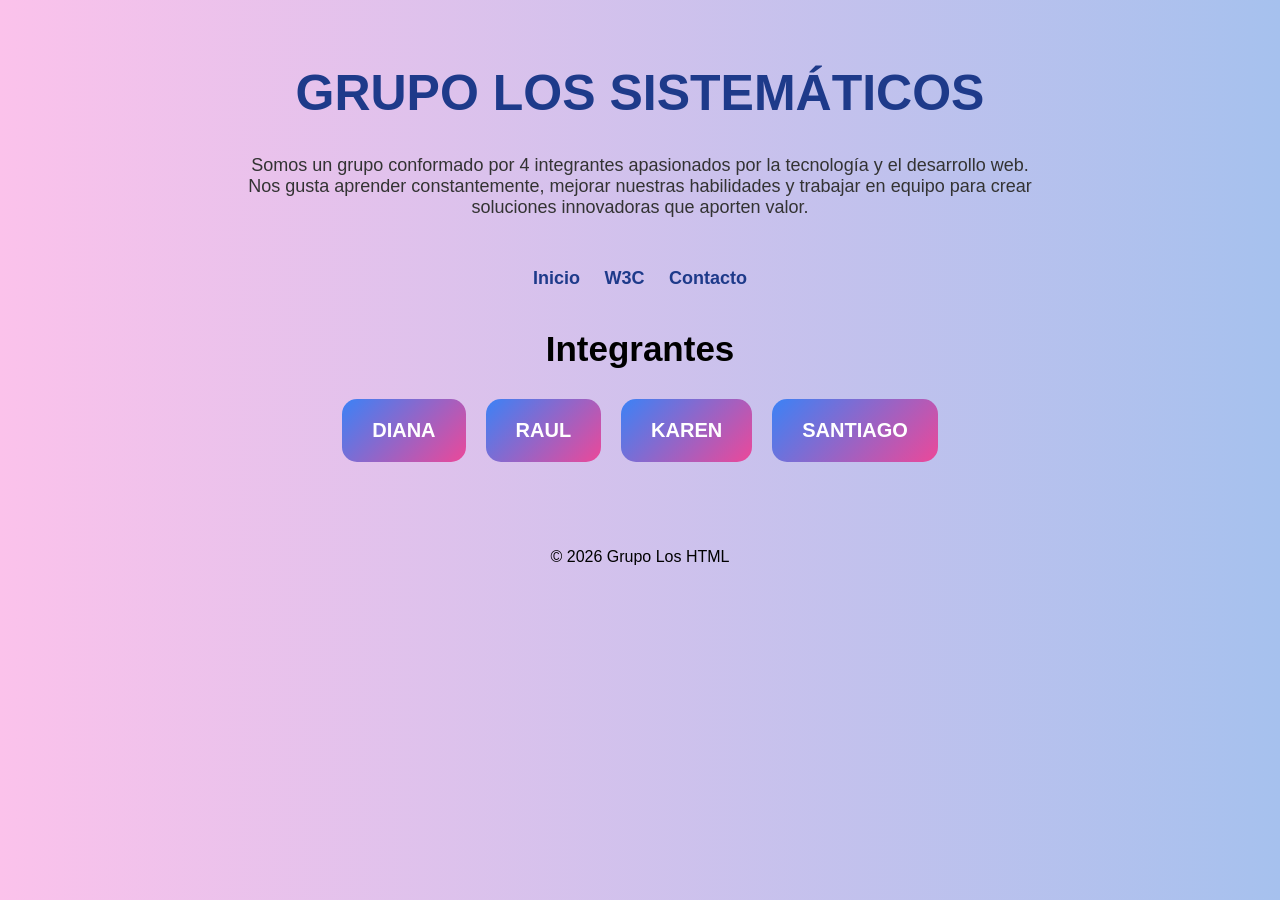
<file: index.html>
<!DOCTYPE html>
<html lang="es">
<head>
    <meta charset="UTF-8">
    <title>Grupo Los HTML</title>
    <link rel="stylesheet" href="styles.css">
</head>
<body>

<header>
    <h1>GRUPO LOS SISTEMÁTICOS</h1>
    <p class="descripcion">
        Somos un grupo conformado por 4 integrantes apasionados por la tecnología y el desarrollo web. 
        Nos gusta aprender constantemente, mejorar nuestras habilidades y trabajar en equipo para 
        crear soluciones innovadoras que aporten valor.
    </p>
</header>

<nav>
    <a href="index.html">Inicio</a>
    <a href="webstandards.html">W3C</a>
    <a href="contact.html">Contacto</a>
</nav>

<section>
    <h2>Integrantes</h2>

    <div class="contenedor">
        <a href="diana.html" class="card">DIANA</a>
        <a href="raul.html" class="card">RAUL</a>
        <a href="karen.html" class="card">KAREN</a>
        <a href="santiago.html" class="card">SANTIAGO</a>
    </div>
</section>

<footer>
    <p>© 2026 Grupo Los HTML</p>
</footer>

</body>
</html>
</file>
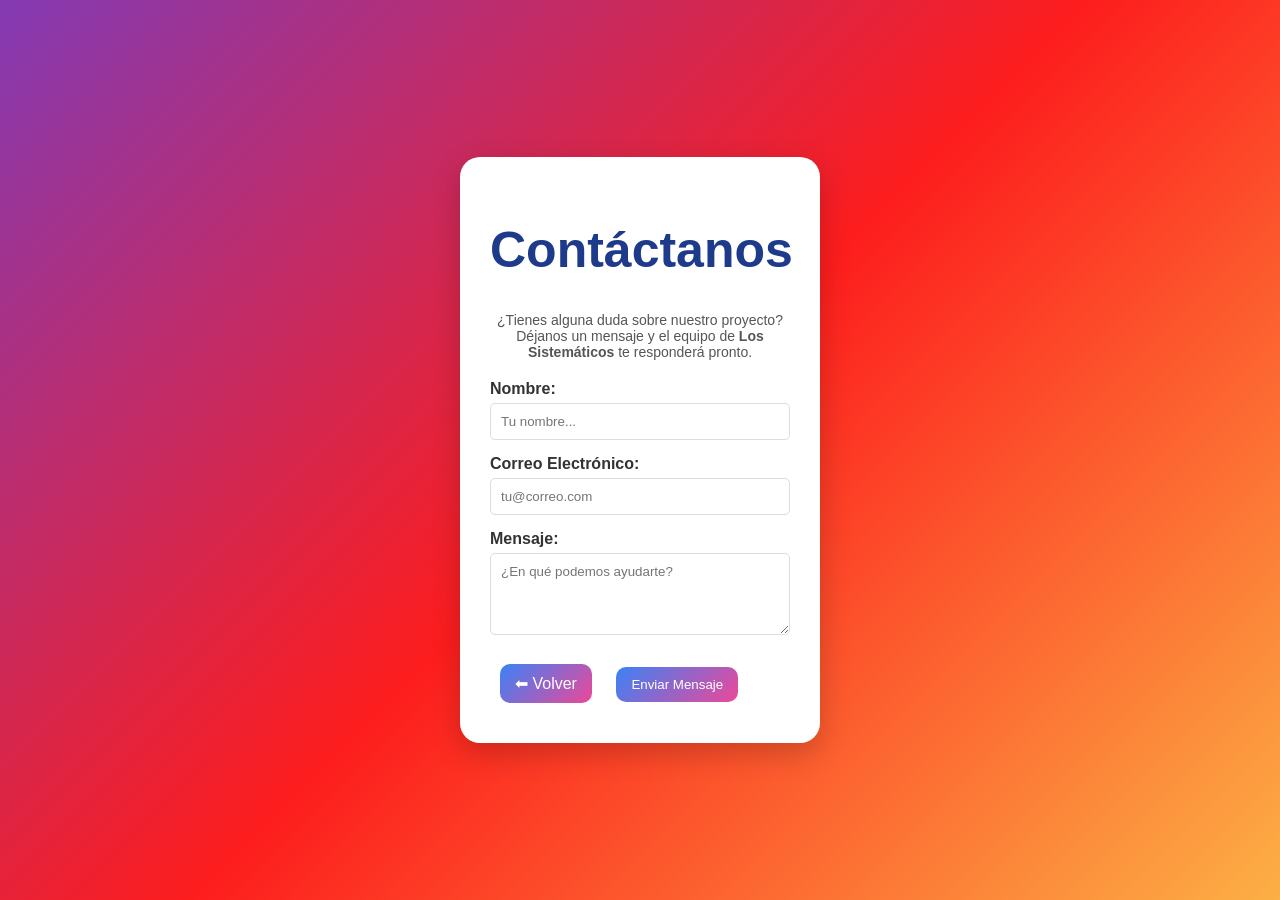
<file: contact.html>
<!DOCTYPE html>
<html lang="es">
<head>
    <meta charset="UTF-8">
    <title>Contacto - Los Sistemáticos</title>
    <link rel="stylesheet" href="styles.css">
</head>
<body class="perfil-body">

<div class="perfil-card">
    <h1>Contáctanos</h1>
    <p class="bio">¿Tienes alguna duda sobre nuestro proyecto? Déjanos un mensaje y el equipo de <strong>Los Sistemáticos</strong> te responderá pronto.</p>

    <form action="#" class="formulario-contacto">
        <div class="campo">
            <label for="nombre">Nombre:</label>
            <input type="text" id="nombre" name="nombre" placeholder="Tu nombre..." required>
        </div>

        <div class="campo">
            <label for="email">Correo Electrónico:</label>
            <input type="email" id="email" name="email" placeholder="tu@correo.com" required>
        </div>

        <div class="campo">
            <label for="mensaje">Mensaje:</label>
            <textarea id="mensaje" name="mensaje" rows="4" placeholder="¿En qué podemos ayudarte?" required></textarea>
        </div>

        <div class="botones">
            <a href="index.html" class="btn">⬅ Volver</a>
            <button type="submit" class="btn" onclick="enviar()">Enviar Mensaje</button>
        </div>
    </form>
</div>

<script src="script.js"></script>
</body>
</html>
</file>
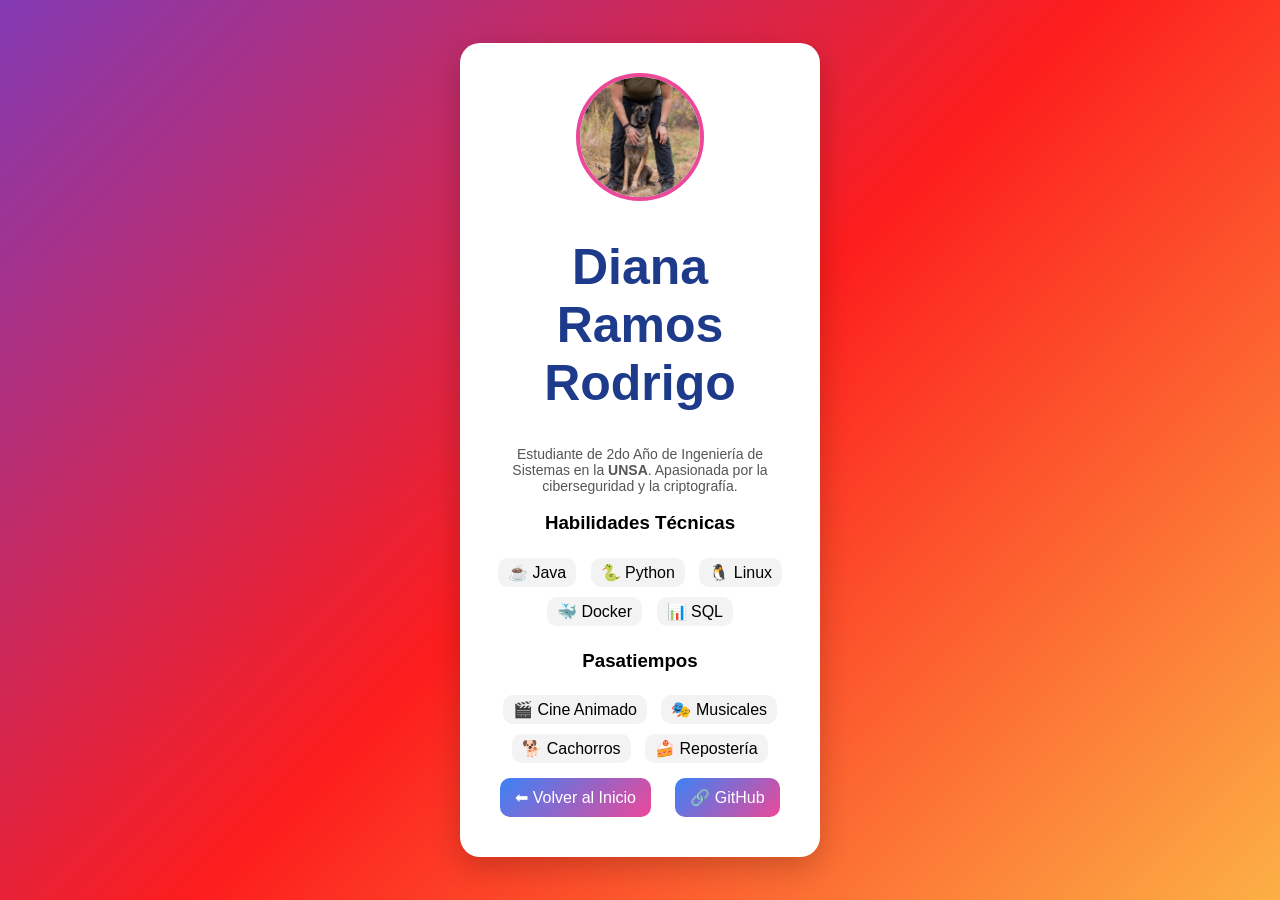
<file: diana.html>
<!DOCTYPE html>
<html lang="es">
<head>
    <meta charset="UTF-8">
    <title>Diana </title>
    <link rel="stylesheet" href="styles.css">
</head>
<body class="perfil-body">

<div class="perfil-card">
    <img src="img/diana.jpg" alt="Diana Ramos Rodrigo" class="perfil-img">

    <h1>Diana Ramos Rodrigo</h1>

    <p class="bio">
        Estudiante de 2do Año de Ingeniería de Sistemas en la <strong>UNSA</strong>. 
        Apasionada por la ciberseguridad y la criptografía. 
    </p>

    <h3>Habilidades Técnicas</h3>
    <div class="hobbies">
        <span>☕ Java</span>
        <span>🐍 Python</span> 
        <span>🐧 Linux</span>
        <span>🐳 Docker</span>
        <span>📊 SQL</span>
    </div>

    <h3>Pasatiempos</h3>
    <div class="hobbies">
        <span>🎬 Cine Animado</span>
        <span>🎭 Musicales</span>
        <span>🐕 Cachorros</span>
        <span>🍰 Repostería</span>
    </div>

    <div class="botones">
        <a href="index.html" class="btn">⬅ Volver al Inicio</a>
        <a href="https://github.com/DianaLdc" target="_blank" class="btn">🔗 GitHub</a>
    </div>
</div>

</body>
</html>
</file>
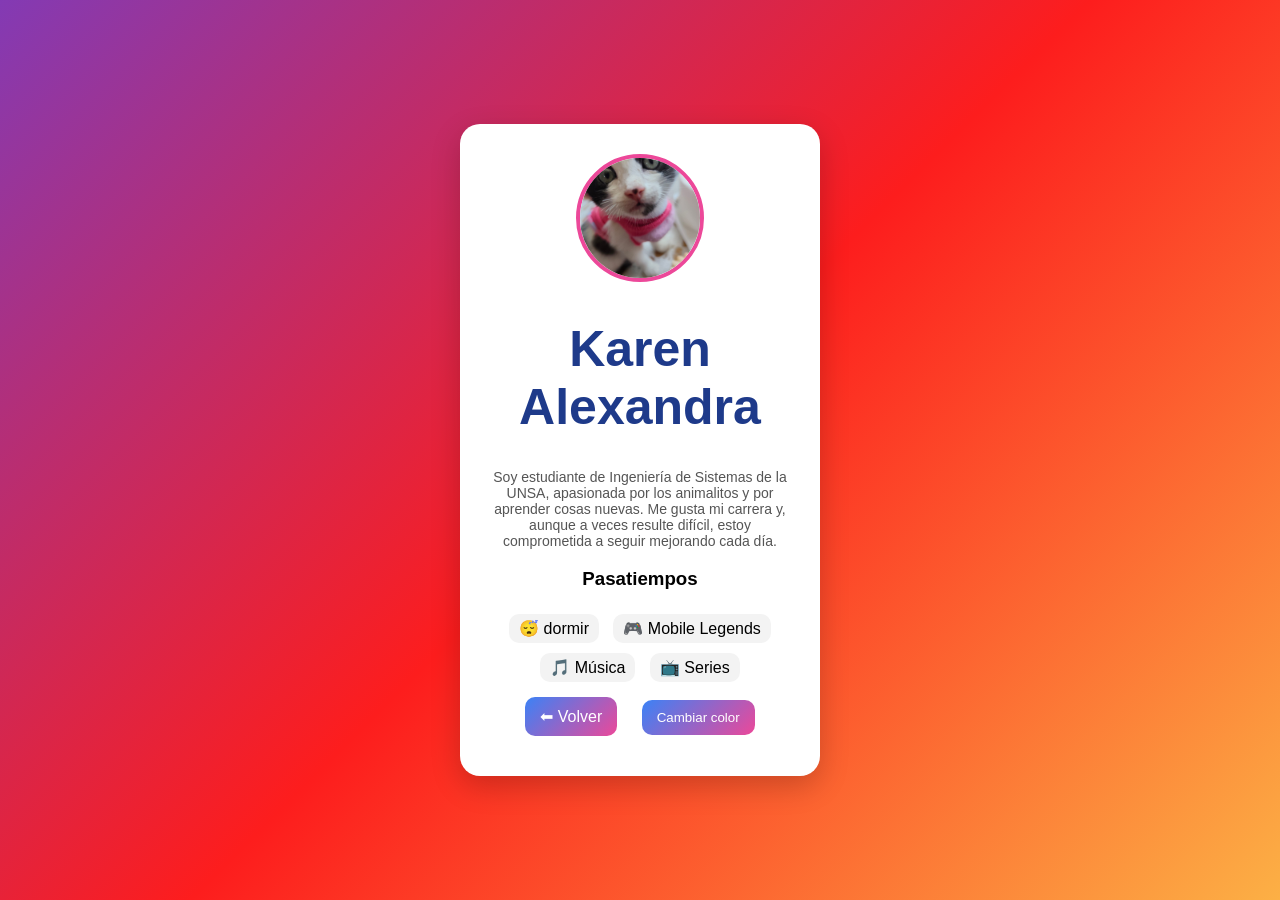
<file: karen.html>
<!DOCTYPE html>
<html lang="es">
<head>
    <meta charset="UTF-8">
    <title>Karen</title>
    <link rel="stylesheet" href="styles.css">
</head>
<body class="perfil-body">

<div class="perfil-card">

    <img src="img/karen.jpeg" alt="Karen" class="perfil-img">

    <h1>Karen Alexandra</h1>

   <p class="bio">
    Soy estudiante de Ingeniería de Sistemas de la UNSA, apasionada por los animalitos y por aprender cosas nuevas. 
    Me gusta mi carrera y, aunque a veces resulte difícil, estoy comprometida a seguir mejorando cada día.
</p>
    <h3>Pasatiempos</h3>
    <div class="hobbies">
        <span>😴 dormir</span>
        <span>🎮 Mobile Legends</span>
        <span>🎵 Música</span>
        <span>📺 Series</span>
    </div>

    <div class="botones">
        <a href="index.html" class="btn">⬅ Volver</a>
        <button class="btn" onclick="cambiarColor()">Cambiar color</button>
    </div>

</div>

<script src="script.js"></script>
</body>
</html>
</file>
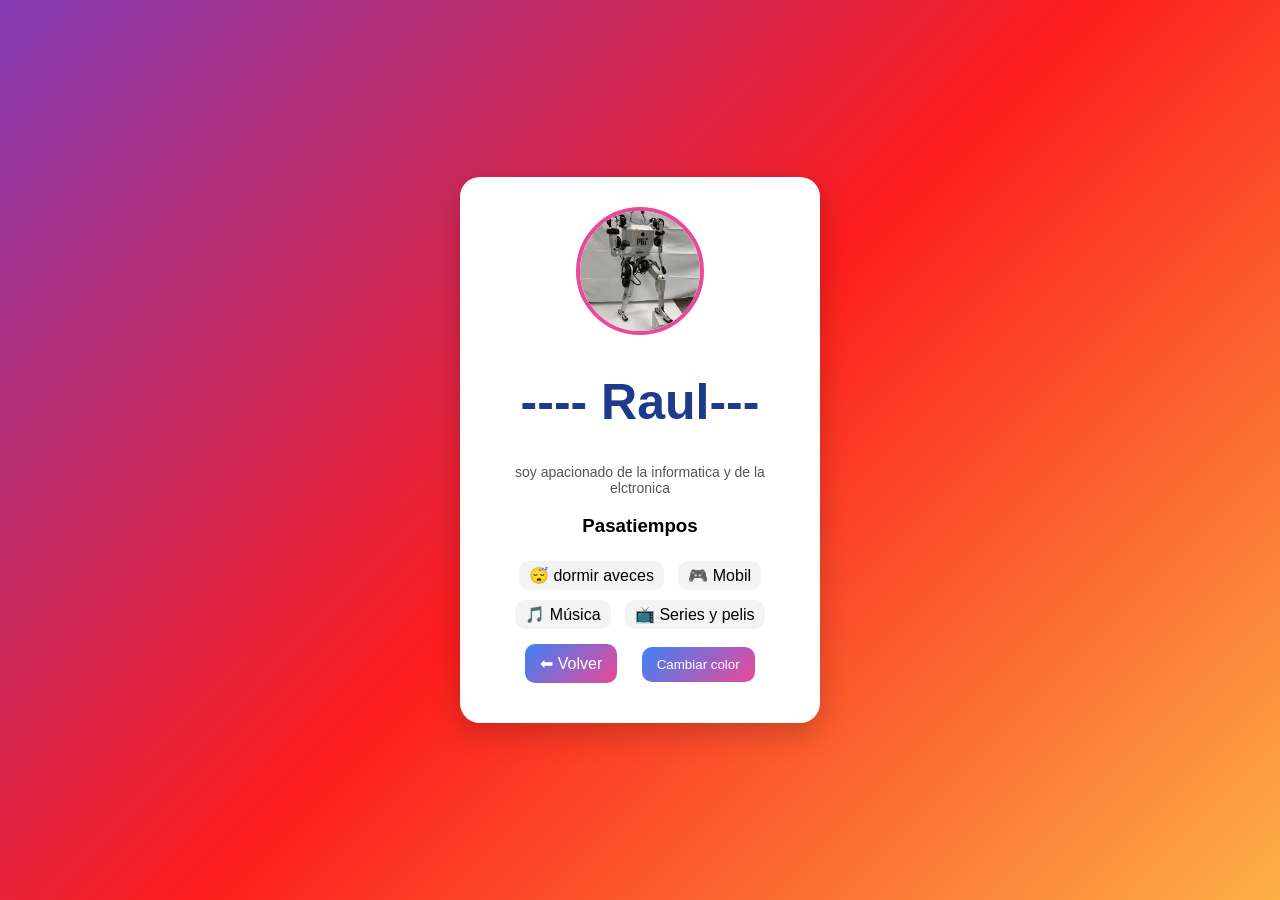
<file: raul.html>
<!DOCTYPE html>
<html lang="es">
<head>
    <meta charset="UTF-8">
    <title>Karen</title>
    <link rel="stylesheet" href="styles.css">
</head>
<body class="perfil-body">

<div class="perfil-card">

    <img src="img/raul.jpg" alt="Raul" class="perfil-img">

    <h1>---- Raul---</h1>

   <p class="bio">
    soy apacionado de la informatica y de la elctronica
</p>
    <h3>Pasatiempos</h3>
    <div class="hobbies">
        <span>😴 dormir aveces</span>
        <span>🎮 Mobil</span>
        <span>🎵 Música</span>
        <span>📺 Series y pelis </span>
    </div>

    <div class="botones">
        <a href="index.html" class="btn">⬅ Volver</a>
        <button class="btn" onclick="cambiarColor()">Cambiar color</button>
    </div>

</div>

<script src="script.js"></script>
</body>
</html>
</file>
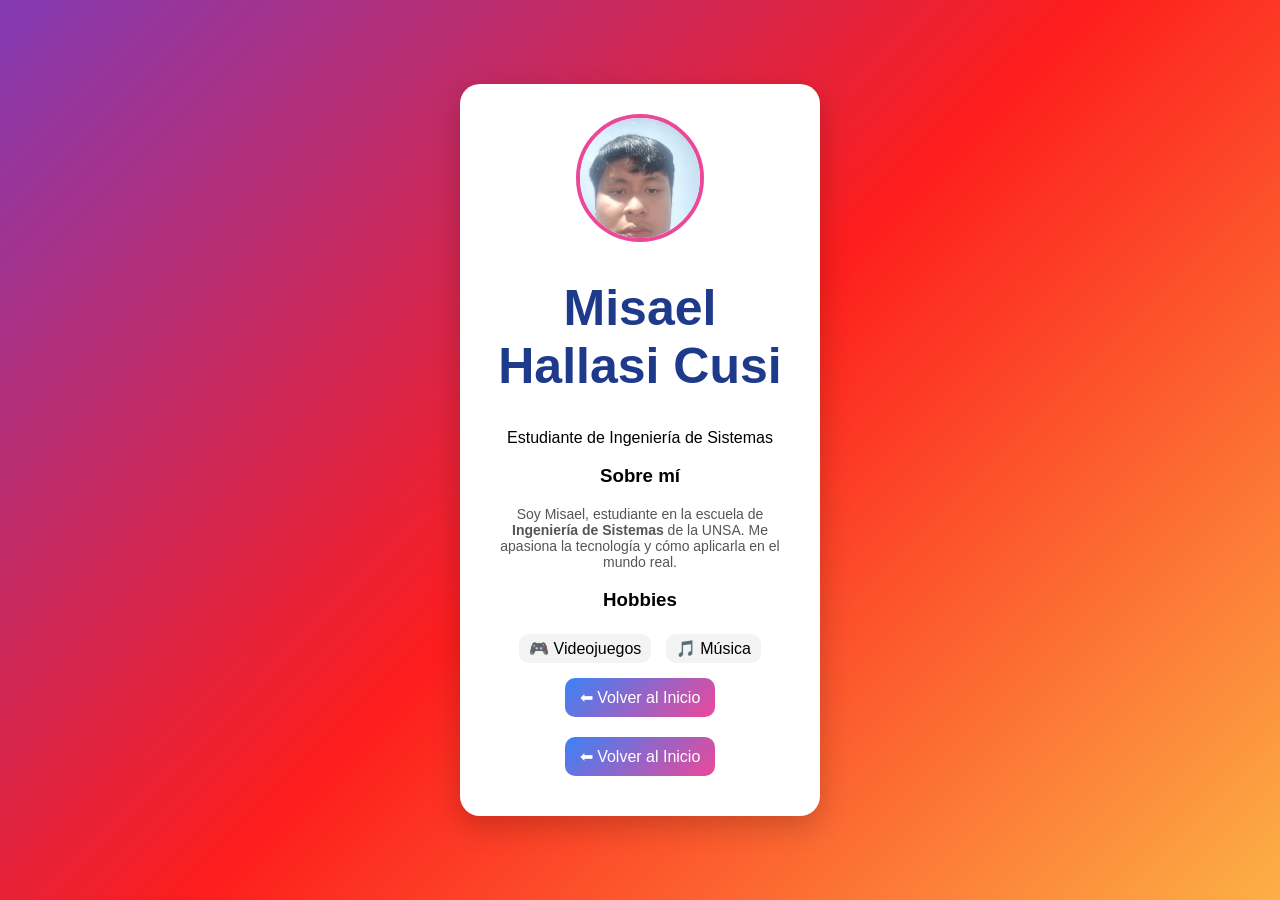
<file: santiago.html>
<!DOCTYPE html>
<html lang="es">
<head>
    <meta charset="UTF-8">
    <meta name="viewport" content="width=device-width, initial-scale=1.0">
    <title>Perfil - Misael Hallasi Cusi</title>
    <link rel="stylesheet" href="styles.css">
</head>
<body class="perfil-body">

<div class="perfil-card">
    <div class="perfil-header">
        <img src="img/misael.jpg" alt="Misael Hallasi Cusi" class="perfil-img">
        <h1>Misael Hallasi Cusi</h1>
        <p class="rol">Estudiante de Ingeniería de Sistemas</p>
    </div>

    <div class="perfil-info">
        <h3>Sobre mí</h3>
        <p class="bio">Soy Misael, estudiante en la escuela de <strong>Ingeniería de Sistemas</strong> de la UNSA. Me apasiona la tecnología y cómo aplicarla en el mundo real.</p>
        
        <h3>Hobbies</h3>
        <div class="hobbies">
            <span>🎮 Videojuegos</span>
            <span>🎵 Música</span>
        </div>
    </div>

    <div class="botones">
        <a href="index.html" class="btn">⬅ Volver al Inicio</a>
    </div>

    <div class="botones">
        <a href="index.html" class="btn">⬅ Volver al Inicio</a>
    </div>
</div>

<script src="script.js"></script>
</body>
</html>
</file>
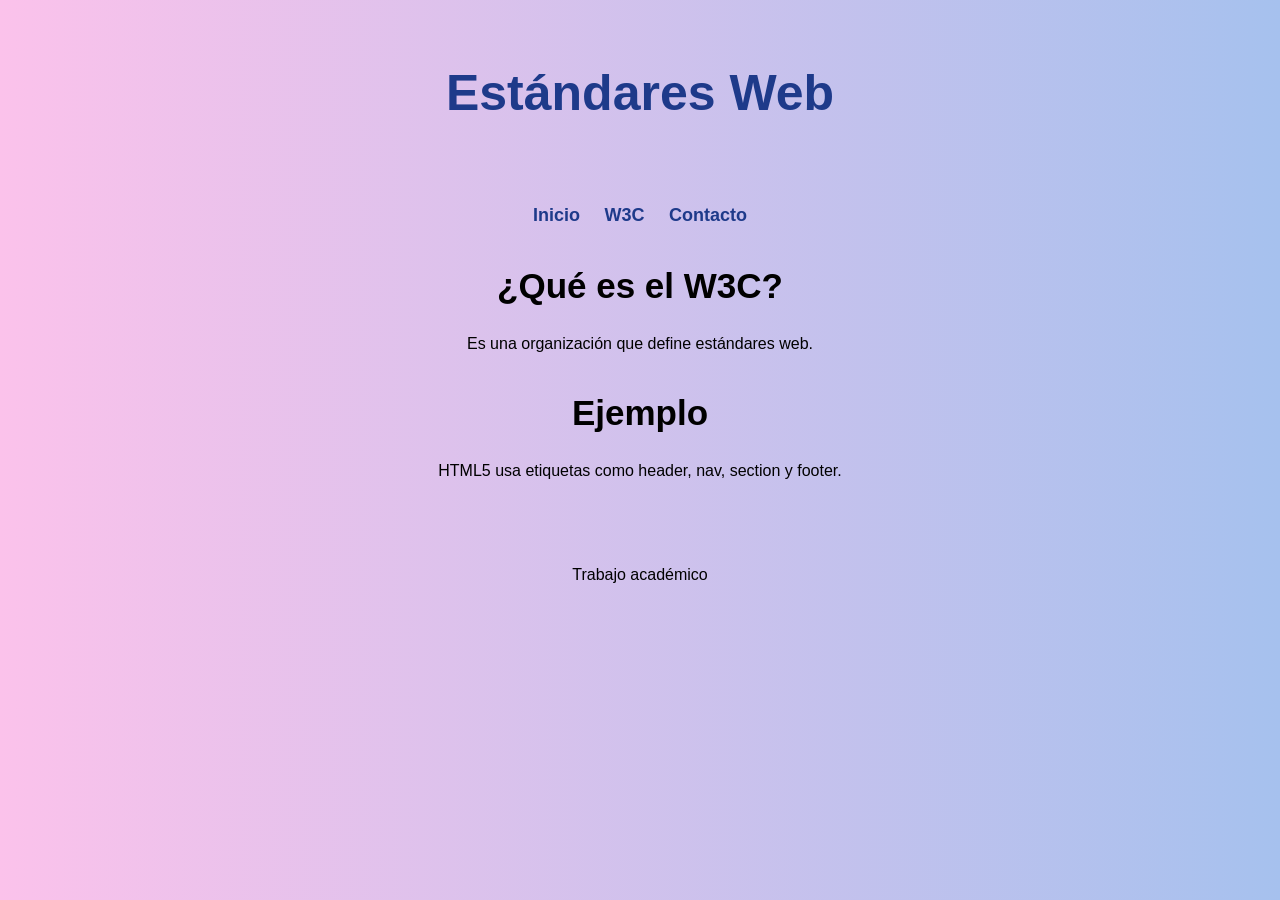
<file: webstandards.html>
<!DOCTYPE html>
<html lang="es">
<head>
    <meta charset="UTF-8">
    <title>W3C</title>
    <link rel="stylesheet" href="styles.css">
</head>
<body>

<header>
    <h1>Estándares Web</h1>
</header>

<nav>
    <a href="index.html">Inicio</a>
    <a href="webstandards.html">W3C</a>
    <a href="contact.html">Contacto</a>
</nav>

<section>
    <h2>¿Qué es el W3C?</h2>
    <p>Es una organización que define estándares web.</p>

    <h2>Ejemplo</h2>
    <p>HTML5 usa etiquetas como header, nav, section y footer.</p>
</section>

<footer>
    <p>Trabajo académico</p>
</footer>

</body>
</html>
</file>
<file: styles.css>
body {
    font-family: Arial, sans-serif;
    margin: 0;
    background: linear-gradient(to right, #fbc2eb, #a6c1ee);
    text-align: center;
}

header {
    padding: 30px;
}

h1 {
    font-size: 50px;
    color: #1e3a8a;
}

.descripcion {
    max-width: 800px;
    margin: auto;
    font-size: 18px;
    color: #333;
}

nav {
    margin: 20px;
}

nav a {
    margin: 10px;
    text-decoration: none;
    color: #1e3a8a;
    font-weight: bold;
    font-size: 18px;
}

h2 {
    font-size: 35px;
    margin-top: 40px;
}

.contenedor {
    display: flex;
    justify-content: center;
    gap: 20px;
    margin-top: 30px;
}

.card {
    background: linear-gradient(135deg, #3b82f6, #ec4899);
    color: white;
    padding: 20px 30px;
    border-radius: 15px;
    text-decoration: none;
    font-size: 20px;
    font-weight: bold;
    transition: transform 0.3s;
}

.card:hover {
    transform: scale(1.1);
}

footer {
    margin-top: 50px;
    padding: 20px;
}
 
.perfil-body {
    margin: 0;
    height: 100vh;
    display: flex;
    justify-content: center;
    align-items: center;
    background: linear-gradient(135deg, #833ab4, #fd1d1d, #fcb045);
    font-family: Arial, sans-serif;
}
 
.perfil-card {
    background: white;
    padding: 30px;
    border-radius: 20px;
    text-align: center;
    width: 300px;
    box-shadow: 0 10px 30px rgba(0,0,0,0.2);
    animation: aparecer 1s ease;
}
 
@keyframes aparecer {
    from {
        opacity: 0;
        transform: translateY(30px);
    }
    to {
        opacity: 1;
        transform: translateY(0);
    }
}
 
.perfil-img {
    width: 120px;
    height: 120px;
    border-radius: 50%;
    object-fit: cover;
    border: 4px solid #ec4899;
}
 
.bio {
    font-size: 14px;
    color: #555;
}
 
.hobbies span {
    display: inline-block;
    background: #f3f3f3;
    margin: 5px;
    padding: 5px 10px;
    border-radius: 10px;
}
 
.btn {
    display: inline-block;
    margin: 10px;
    padding: 10px 15px;
    border-radius: 10px;
    background: linear-gradient(135deg, #3b82f6, #ec4899);
    color: white;
    text-decoration: none;
    border: none;
    cursor: pointer;
    transition: 0.3s;
}

.btn:hover {
    transform: scale(1.1);
} 
.formulario-contacto {
    text-align: left;   
    margin-top: 20px;
}

.campo {
    margin-bottom: 15px;
}

.campo label {
    display: block;
    margin-bottom: 5px;
    font-weight: bold;
    color: #333;
}

.campo input, .campo textarea {
    width: 100%;
    padding: 10px;
    border: 1px solid #ddd;
    border-radius: 5px;
    box-sizing: border-box; 
    font-family: Arial, sans-serif;
}

.campo input:focus, .campo textarea:focus {
    border-color: #555;
    outline: none;
    background-color: #f9f9f9;
}
</file>
